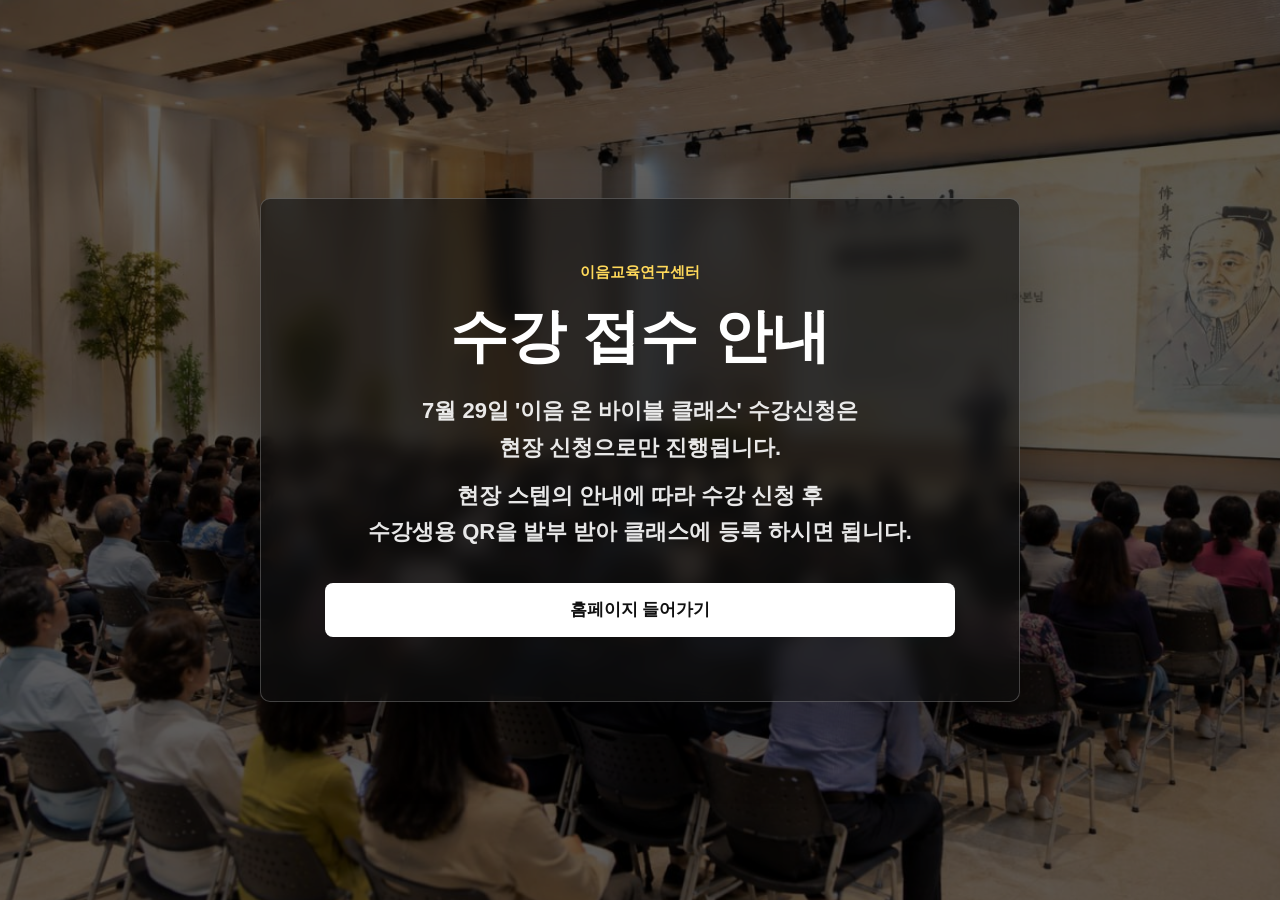
<file: index.html>
﻿<!doctype html>
<html lang="ko">
<head>
  <meta charset="utf-8">
  <meta name="viewport" content="width=device-width, initial-scale=1">
  <title>이음교육연구센터 | 수강 접수 안내</title>
  <meta name="description" content="이음 온 바이블 클래스 수강 접수 안내 페이지입니다.">
  <link rel="stylesheet" href="assets/css/entry.css?v=20260718-1">
</head>
<body>
  <main>
    <section class="entry" aria-label="수강 접수 안내">
      <p class="brand">이음교육연구센터</p>
      <h1>수강 접수 안내</h1>
      <p class="entry-copy">7월 29일 '이음 온 바이블 클래스' 수강신청은<br>현장 신청으로만 진행됩니다.</p>
      <p class="entry-copy">현장 스텝의 안내에 따라 수강 신청 후<br>수강생용 QR을 발부 받아 클래스에 등록 하시면 됩니다.</p>
      <div class="actions">
        <a href="home.html">홈페이지 들어가기</a>
      </div>
    </section>
  </main>
</body>
</html>
</file>
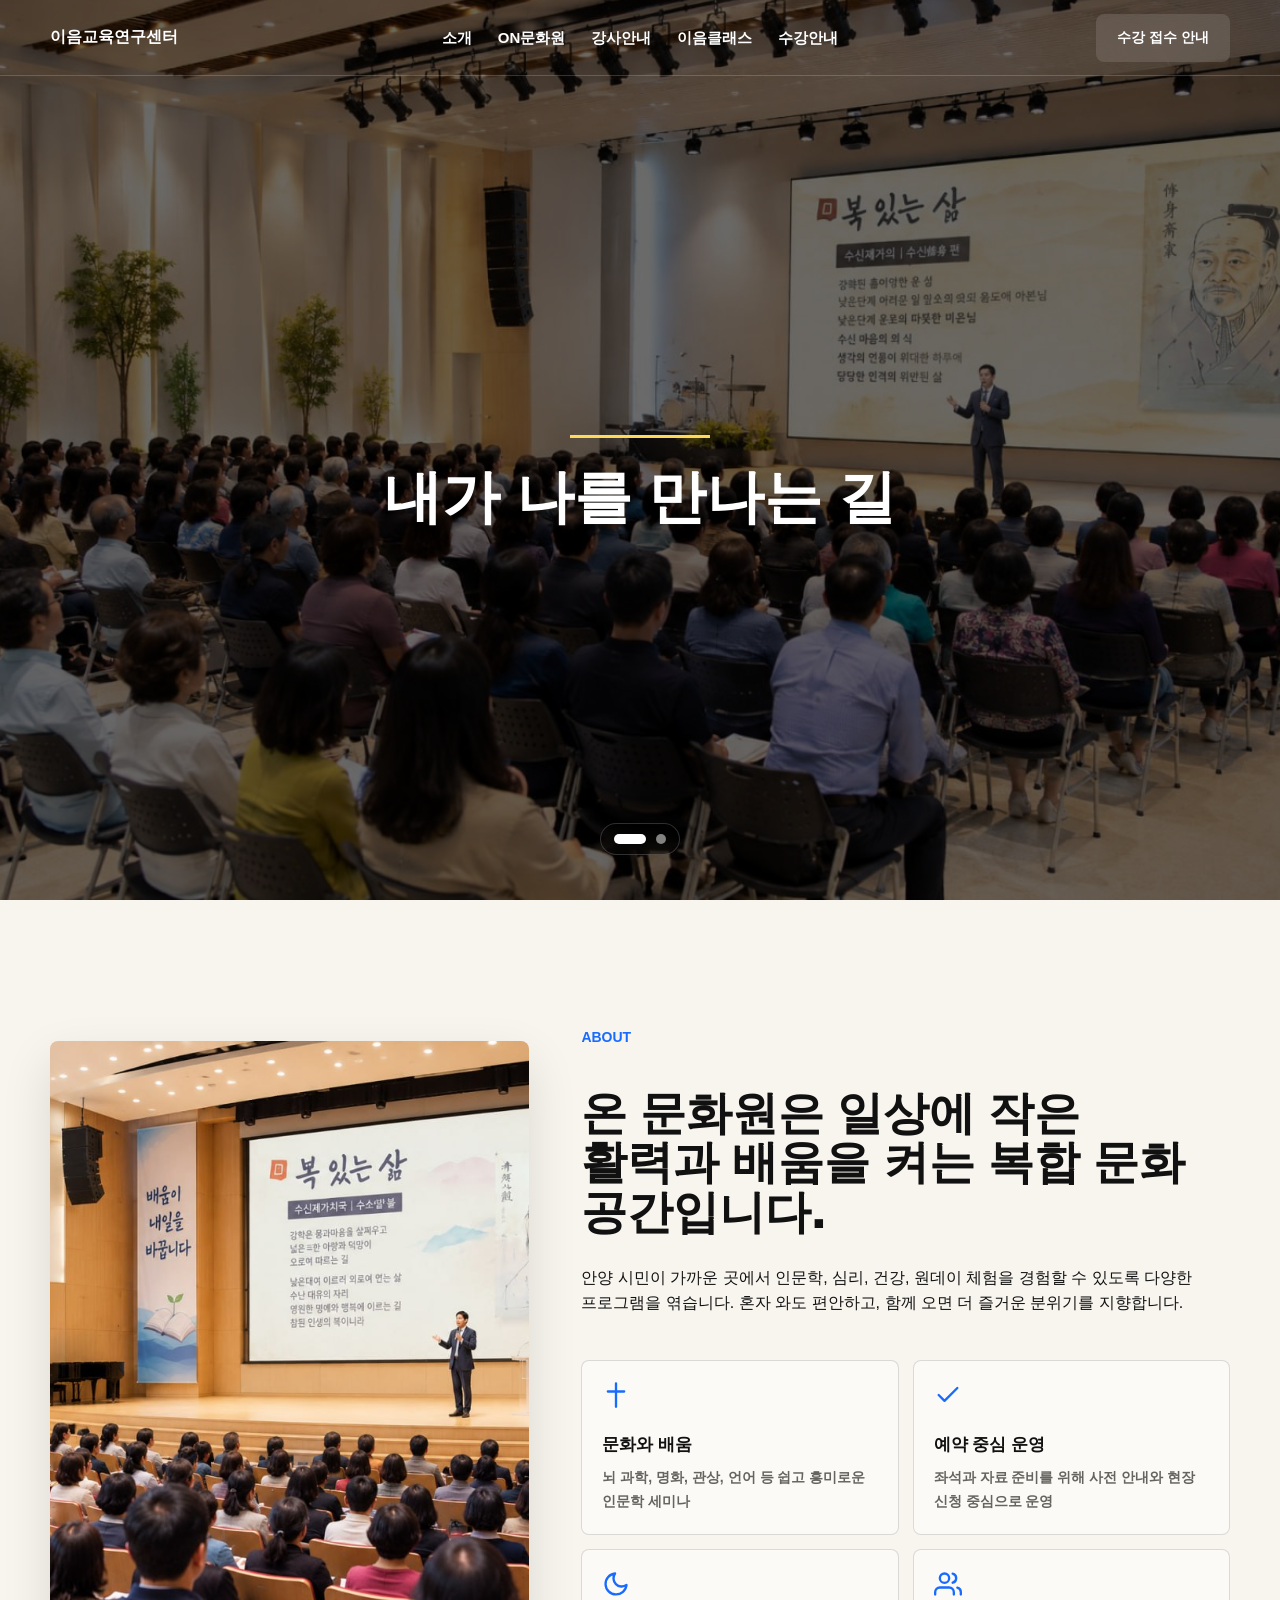
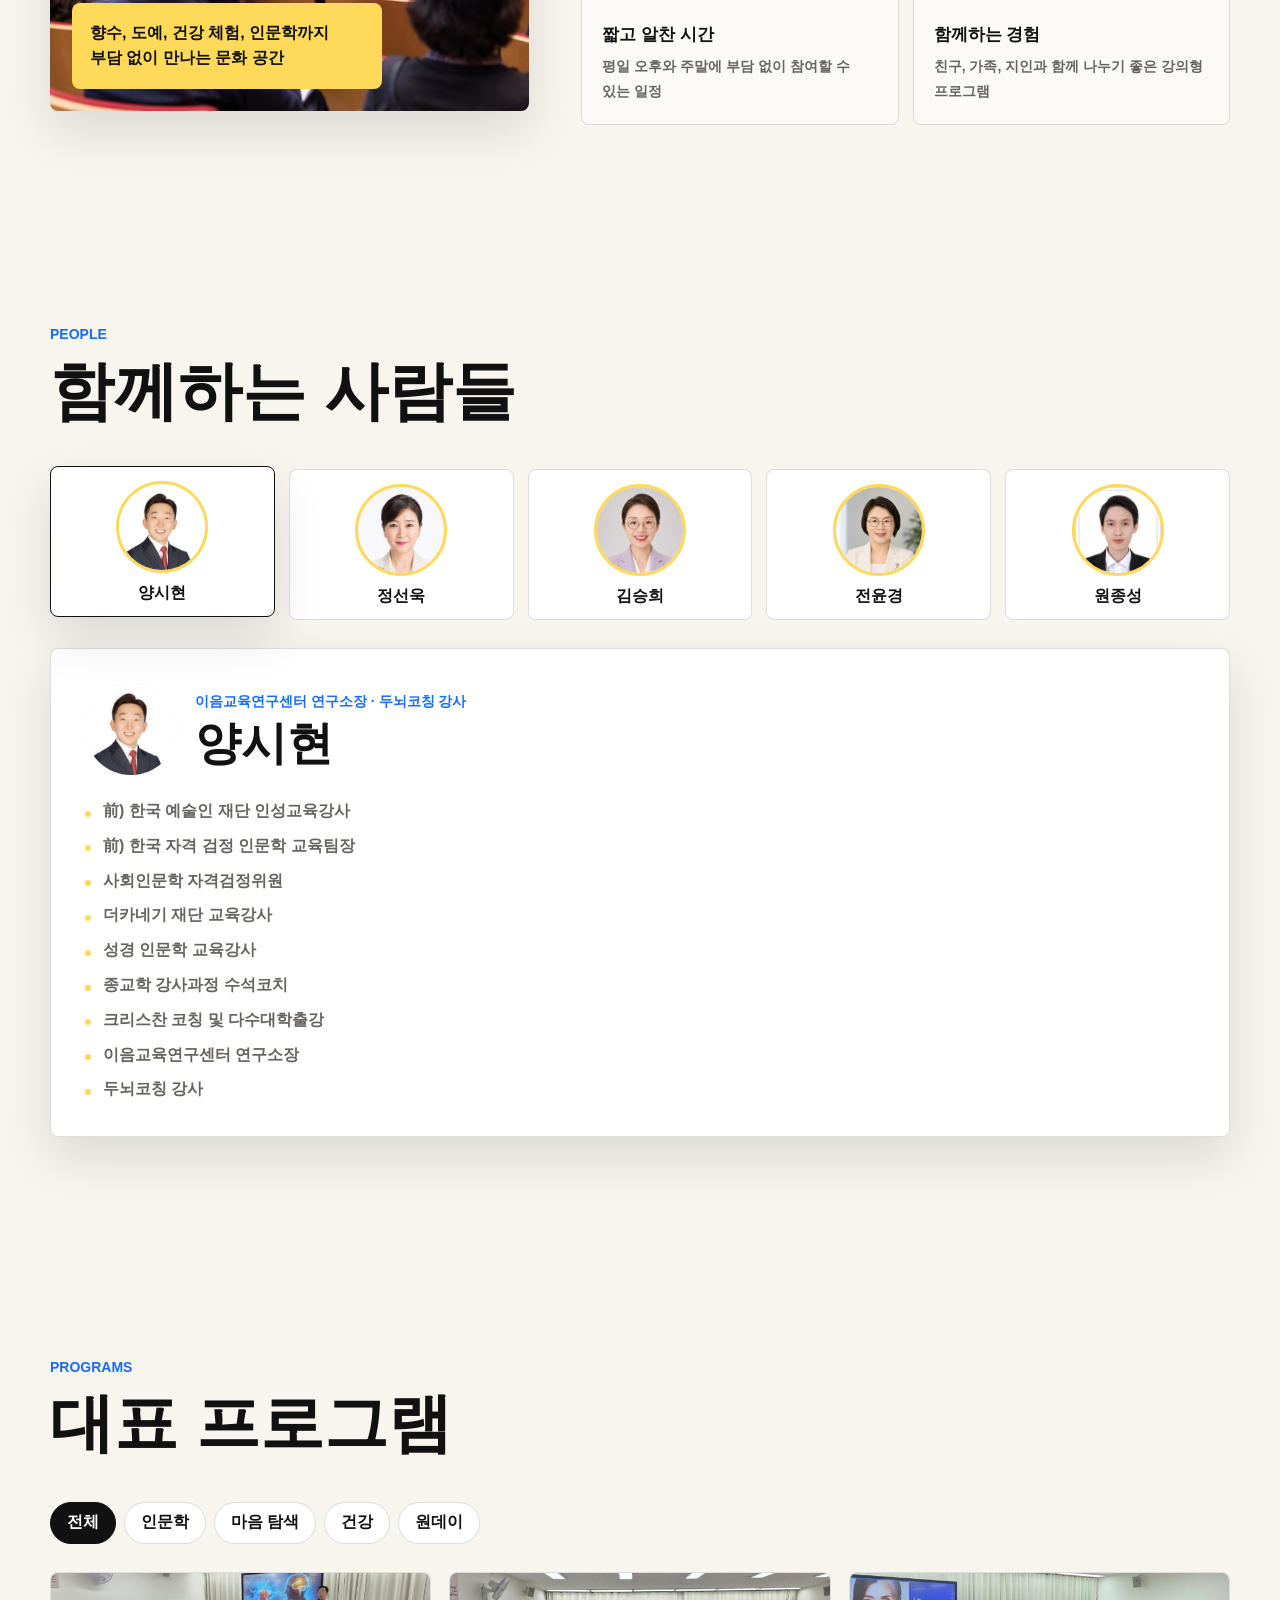
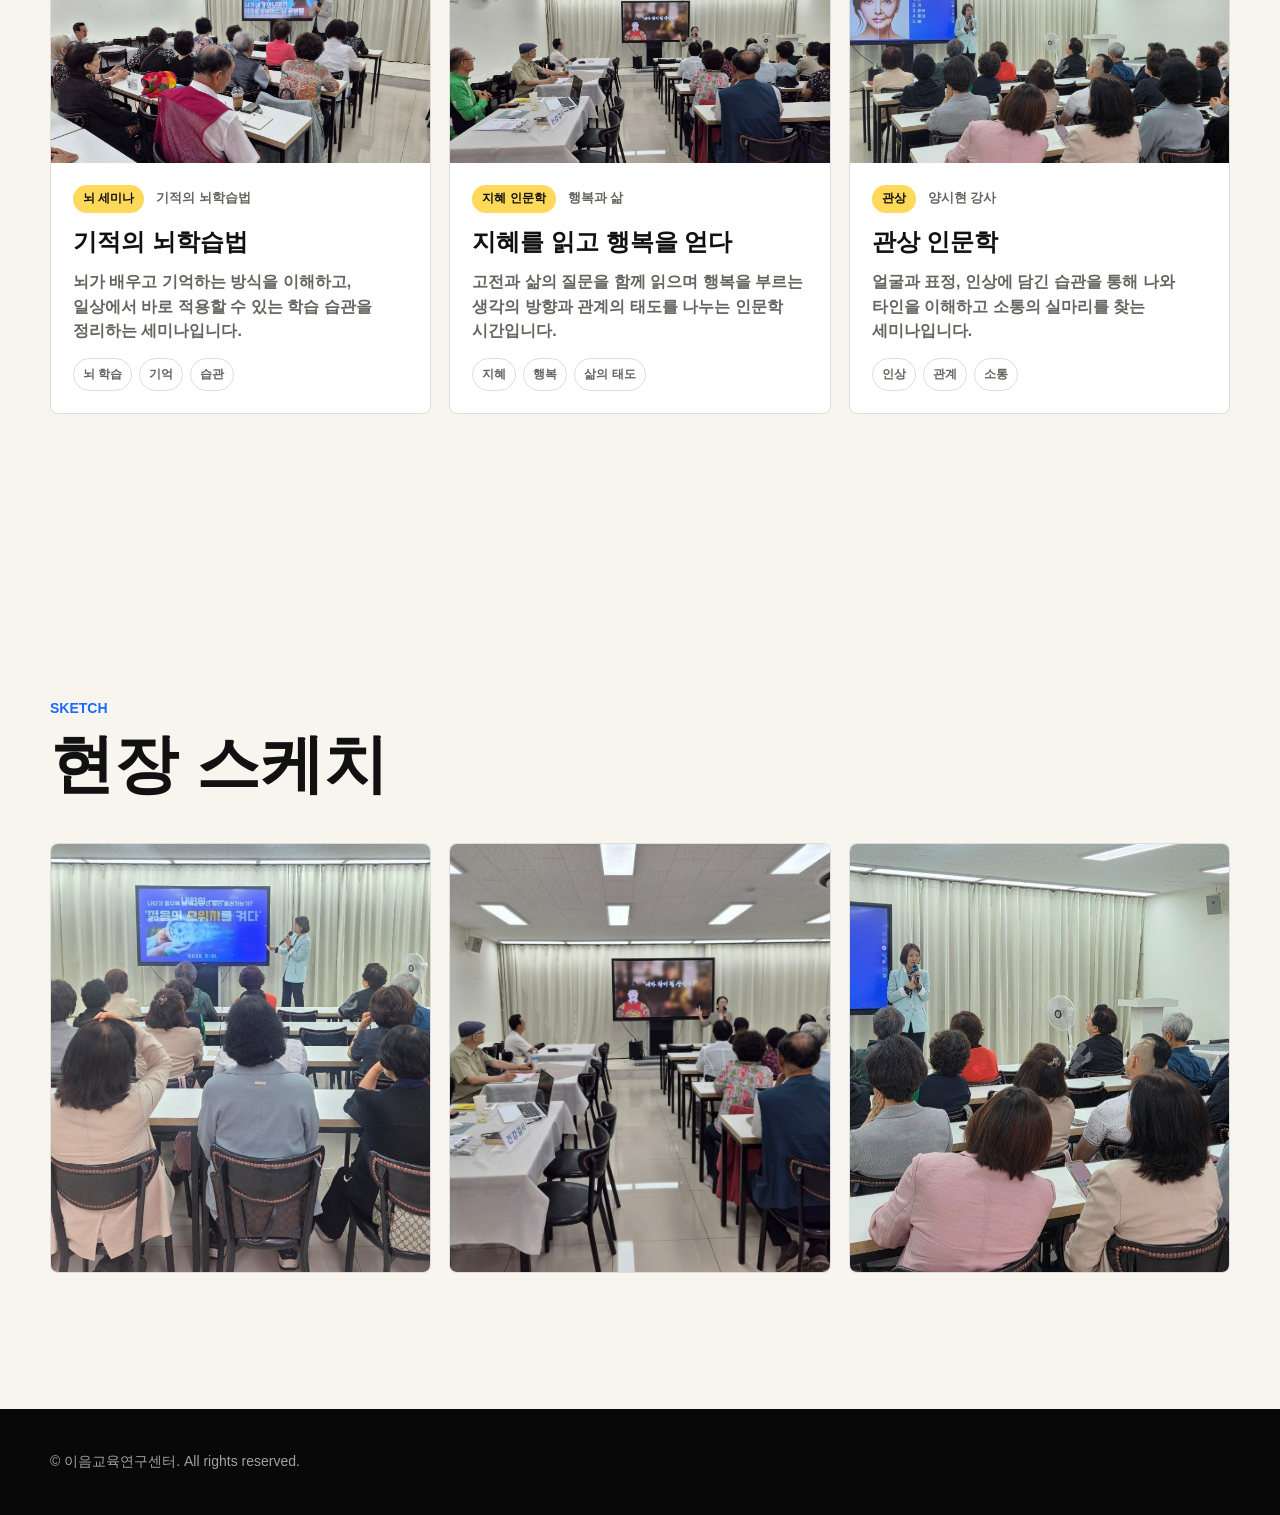
<file: home.html>
<!doctype html>
<html lang="ko">
<head>
  <meta charset="utf-8">
  <meta name="viewport" content="width=device-width, initial-scale=1">
  <title>이음교육연구센터 | 일상 가까이의 문화와 배움</title>
  <meta name="description" content="안양에서 만나는 인문학, 심리, 건강, 원데이 체험 프로그램. 이음교육연구센터.">
  <link rel="stylesheet" href="assets/css/site.css?v=20260718-21">
</head>
<body>
  <header class="site-header" data-header>
    <div class="nav-shell">
      <a class="brand" href="#home" aria-label="이음교육연구센터 home">
        <span>이음교육연구센터</span>
      </a>

      <nav class="nav-links" aria-label="주요 메뉴">
        <a href="#home">소개</a>
        <a href="#about">ON문화원</a>
        <a href="#instructors">강사안내</a>
    <a href="#programs">이음클래스</a>
        <a href="#gallery">수강안내</a>
      </nav>

            <div class="nav-actions"><a class="btn nav-apply" href="index.html">수강 접수 안내</a></div>

      <button class="menu-toggle" type="button" aria-label="메뉴 열기" aria-expanded="false" data-menu-toggle>
        <svg viewBox="0 0 24 24" aria-hidden="true"><path d="M4 7h16M4 12h16M4 17h16"></path></svg>
      </button>
    </div>
  </header>

  <nav class="mobile-panel" aria-label="모바일 메뉴" data-mobile-panel>
    <a href="#home">소개</a>
    <a href="#about">ON문화원</a>
    <a href="#instructors">강사안내</a>
    <a href="#programs">이음클래스</a>
    <a href="#gallery">수강안내</a>
    <a href="index.html">수강 접수 안내</a>
  </nav>

  <main>
    <section class="hero" id="home">
      <div class="hero-slider" aria-hidden="true">
        <div class="hero-slide is-active"><img src="assets/img/visual-01.jpg" alt=""></div>
        <div class="hero-slide"><img src="assets/img/visual-05.jpg" alt=""></div>
      </div>
      <div class="hero-inner">
        <span class="hero-line" aria-hidden="true"></span>
        <h1>내가 나를 만나는 길</h1>
      </div>
      <ol class="hero-pagination" aria-label="비주얼 이미지 목록">
        <li><button class="is-active" type="button" aria-label="1번째 비주얼 보기" data-hero-dot="0"></button></li>
        <li><button type="button" aria-label="2번째 비주얼 보기" data-hero-dot="1"></button></li>
      </ol>
    </section>

    <section class="section" id="about">
      <div class="container about-grid">
        <div class="about-image">
          <img src="assets/img/visual-04.jpg" alt="강연장에서 진행되는 교육 프로그램 풍경">
          <div class="about-note">향수, 도예, 건강 체험, 인문학까지 부담 없이 만나는 문화 공간</div>
        </div>
        <div class="about-copy">
          <p class="section-label">ABOUT</p>
          <h2 class="section-title">온 문화원은 일상에 작은 활력과 배움을 켜는 복합 문화 공간입니다.</h2>
          <p class="about-text">안양 시민이 가까운 곳에서 인문학, 심리, 건강, 원데이 체험을 경험할 수 있도록 다양한 프로그램을 엮습니다. 혼자 와도 편안하고, 함께 오면 더 즐거운 분위기를 지향합니다.</p>
          <div class="about-points">
            <div class="point">
              <svg viewBox="0 0 24 24" aria-hidden="true"><path d="M12 2v20M5 9h14"></path></svg>
              <strong>문화와 배움</strong>
              <span>뇌 과학, 명화, 관상, 언어 등 쉽고 흥미로운 인문학 세미나</span>
            </div>
            <div class="point">
              <svg viewBox="0 0 24 24" aria-hidden="true"><path d="M20 6 9 17l-5-5"></path></svg>
              <strong>예약 중심 운영</strong>
              <span>좌석과 자료 준비를 위해 사전 안내와 현장 신청 중심으로 운영</span>
            </div>
            <div class="point">
              <svg viewBox="0 0 24 24" aria-hidden="true"><path d="M21 12.79A9 9 0 1 1 11.21 3 7 7 0 0 0 21 12.79z"></path></svg>
              <strong>짧고 알찬 시간</strong>
              <span>평일 오후와 주말에 부담 없이 참여할 수 있는 일정</span>
            </div>
            <div class="point">
              <svg viewBox="0 0 24 24" aria-hidden="true"><path d="M17 21v-2a4 4 0 0 0-4-4H5a4 4 0 0 0-4 4v2"></path><circle cx="9" cy="7" r="4"></circle><path d="M23 21v-2a4 4 0 0 0-3-3.87"></path><path d="M16 3.13a4 4 0 0 1 0 7.75"></path></svg>
              <strong>함께하는 경험</strong>
              <span>친구, 가족, 지인과 함께 나누기 좋은 강의형 프로그램</span>
            </div>
          </div>
        </div>
      </div>
    </section>

    <section class="section instructor-section" id="instructors">
      <div class="container">
        <div class="section-head">
          <div>
            <p class="section-label">PEOPLE</p>
            <h2 class="section-title">함께하는 사람들</h2>
          </div>
        </div>

        <div class="instructor-shell">
          <div class="instructor-list" role="tablist" aria-label="강사진 목록">
            <button class="instructor-tab is-active" type="button" role="tab" aria-selected="true" data-instructor="yang">
              <span class="instructor-avatar"><img src="assets/img/people/instructor-yang-sihyun.png" alt="양시현"></span>
              <strong>양시현</strong>
            </button>
            <button class="instructor-tab" type="button" role="tab" aria-selected="false" data-instructor="jung">
              <span class="instructor-avatar"><img src="assets/img/people/instructor-jung-sunwook.png" alt="정선욱"></span>
              <strong>정선욱</strong>
            </button>
            <button class="instructor-tab" type="button" role="tab" aria-selected="false" data-instructor="kim">
              <span class="instructor-avatar"><img src="assets/img/people/instructor-kim-seunghee.png" alt="김승희"></span>
              <strong>김승희</strong>
            </button>
            <button class="instructor-tab" type="button" role="tab" aria-selected="false" data-instructor="jeon">
              <span class="instructor-avatar"><img src="assets/img/people/instructor-jeon-yunkyung.png" alt="전윤경"></span>
              <strong>전윤경</strong>
            </button>
            <button class="instructor-tab" type="button" role="tab" aria-selected="false" data-instructor="won">
              <span class="instructor-avatar"><img src="assets/img/people/instructor-won-jongsung.png" alt="원종성"></span>
              <strong>원종성</strong>
            </button>
          </div>

          <div class="instructor-detail" data-instructor-detail>
            <article class="instructor-panel is-active" data-instructor-panel="yang">
              <div class="instructor-panel-head">
                <img src="assets/img/people/instructor-yang-sihyun.png" alt="양시현">
                <div>
                  <p>이음교육연구센터 연구소장 · 두뇌코칭 강사</p>
                  <h3>양시현</h3>
                </div>
              </div>
              <ul>
                <li>前) 한국 예술인 재단 인성교육강사</li>
                <li>前) 한국 자격 검정 인문학 교육팀장</li>
                <li>사회인문학 자격검정위원</li>
                <li>더카네기 재단 교육강사</li>
                <li>성경 인문학 교육강사</li>
                <li>종교학 강사과정 수석코치</li>
                <li>크리스찬 코칭 및 다수대학출강</li>
                <li>이음교육연구센터 연구소장</li>
                <li>두뇌코칭 강사</li>
              </ul>
            </article>

            <article class="instructor-panel" data-instructor-panel="jung" hidden>
              <div class="instructor-panel-head">
                <img src="assets/img/people/instructor-jung-sunwook.png" alt="정선욱">
                <div>
                  <p>비전코칭 · 자기성장 프로그램</p>
                  <h3>정선욱</h3>
                </div>
              </div>
              <ul>
                <li>비전코칭 및 자기성장 프로그램 기획·운영</li>
                <li>대학 및 청년대상 진로·목표설정 전문상담</li>
                <li>직장인 대상 커리어 설계 및 동기부여 강의</li>
                <li>개인 1:1 코칭 및 그룹코칭 운영</li>
                <li>크리스찬 코칭 전문상담 진행</li>
              </ul>
            </article>

            <article class="instructor-panel" data-instructor-panel="kim" hidden>
              <div class="instructor-panel-head">
                <img src="assets/img/people/instructor-kim-seunghee.png" alt="김승희">
                <div>
                  <p>북테라피 전문강사 · 이음교육연구센터 연구진</p>
                  <h3>김승희</h3>
                </div>
              </div>
              <ul>
                <li>한마음 심리상담소 상담사 (부부클리닉, 자녀상담, 청소년상담)</li>
                <li>기독교TV 방송작가 (부부상담, 건강클리닉)</li>
                <li>방송문화아카데미 (인문학, 종교학, 방송학)</li>
                <li>현) 북테라피 전문강사</li>
                <li>현) 이음교육연구센터 연구진</li>
              </ul>
            </article>

            <article class="instructor-panel" data-instructor-panel="jeon" hidden>
              <div class="instructor-panel-head">
                <img src="assets/img/people/instructor-jeon-yunkyung.png" alt="전윤경">
                <div>
                  <p>심리상담 · 힐링테라피</p>
                  <h3>전윤경</h3>
                </div>
              </div>
              <ul>
                <li>기독교 상담학전공</li>
                <li>가족소통 심리상담사</li>
                <li>리더쉽 코칭사</li>
                <li>힐링테라피 강사</li>
                <li>이음교육연구센터 연구진</li>
              </ul>
            </article>

            <article class="instructor-panel" data-instructor-panel="won" hidden>
              <div class="instructor-panel-head">
                <img src="assets/img/people/instructor-won-jongsung.png" alt="원종성">
                <div>
                  <p>문화예술기획 · 심리정서 코칭</p>
                  <h3>원종성</h3>
                </div>
              </div>
              <ul>
                <li>(주)문화예술기획 PD</li>
                <li>한국공연예술문화 협회 기획</li>
                <li>심리·정서 상담 및 개인 코칭 운영</li>
                <li>대인관계·의사소통 상담</li>
                <li>자기이해 및 마음 회복 프로그램 진행</li>
              </ul>
            </article>
          </div>
        </div>
      </div>
    </section>
    <section class="section" id="programs">
      <div class="container">
        <div class="section-head">
          <div>
            <p class="section-label">PROGRAMS</p>
            <h2 class="section-title">대표 프로그램</h2>
          </div>
        </div>

        <div class="tabs" role="tablist" aria-label="프로그램 필터">
          <button class="tab" type="button" role="tab" aria-selected="true" data-filter="all">전체</button>
          <button class="tab" type="button" role="tab" aria-selected="false" data-filter="humanities">인문학</button>
          <button class="tab" type="button" role="tab" aria-selected="false" data-filter="mind">마음 탐색</button>
          <button class="tab" type="button" role="tab" aria-selected="false" data-filter="health">건강</button>
          <button class="tab" type="button" role="tab" aria-selected="false" data-filter="oneday">원데이</button>
        </div>

        <div class="program-carousel" data-program-carousel>
          <div class="program-grid" data-program-grid>
            <article class="program-card is-program-visible" data-category="humanities">
              <div class="program-media"><img src="assets/img/seminar-brain.jpg" alt="뇌 학습 세미나를 듣는 수강생들"></div>
              <div class="program-body">
                <div class="program-meta"><span class="chip">뇌 세미나</span><span>기적의 뇌학습법</span></div>
                <h3>기적의 뇌학습법</h3>
                <p>뇌가 배우고 기억하는 방식을 이해하고, 일상에서 바로 적용할 수 있는 학습 습관을 정리하는 세미나입니다.</p>
                <div class="program-tags"><span>뇌 학습</span><span>기억</span><span>습관</span></div>
              </div>
            </article>
            <article class="program-card is-program-visible" data-category="humanities mind">
              <div class="program-media"><img src="assets/img/seminar-wisdom.jpg" alt="지혜 인문학 강의를 듣는 수강생들"></div>
              <div class="program-body">
                <div class="program-meta"><span class="chip">지혜 인문학</span><span>행복과 삶</span></div>
                <h3>지혜를 읽고 행복을 얻다</h3>
                <p>고전과 삶의 질문을 함께 읽으며 행복을 부르는 생각의 방향과 관계의 태도를 나누는 인문학 시간입니다.</p>
                <div class="program-tags"><span>지혜</span><span>행복</span><span>삶의 태도</span></div>
              </div>
            </article>
            <article class="program-card is-program-visible" data-category="humanities mind">
              <div class="program-media"><img src="assets/img/seminar-face.jpg" alt="관상 세미나 현장 강의 모습"></div>
              <div class="program-body">
                <div class="program-meta"><span class="chip">관상</span><span>양시현 강사</span></div>
                <h3>관상 인문학</h3>
                <p>얼굴과 표정, 인상에 담긴 습관을 통해 나와 타인을 이해하고 소통의 실마리를 찾는 세미나입니다.</p>
                <div class="program-tags"><span>인상</span><span>관계</span><span>소통</span></div>
              </div>
            </article>
            <article class="program-card" data-category="humanities" hidden>
              <div class="program-media"><img src="assets/img/seminar-bible.jpg" alt="성경 인문학 강의가 진행되는 공간"></div>
              <div class="program-body">
                <div class="program-meta"><span class="chip">성경 인문학</span><span>내가 나를 만나는 길</span></div>
                <h3>내가 나를 만나는 길</h3>
                <p>성경 속 이야기와 인문학적 질문을 통해 나를 돌아보고 삶의 방향을 차분히 정리하는 클래스입니다.</p>
                <div class="program-tags"><span>성경</span><span>자기이해</span><span>인문학</span></div>
              </div>
            </article>
            <article class="program-card" data-category="health" hidden>
              <div class="program-media"><img src="assets/img/seminar-health.jpg" alt="건강 세미나에서 몸의 신호를 배우는 모습"></div>
              <div class="program-body">
                <div class="program-meta"><span class="chip">건강</span><span>발 반사구</span></div>
                <h3>몸을 깨우는 건강 세미나</h3>
                <p>발과 몸의 신호를 살피며 일상에서 실천할 수 있는 순환과 회복의 건강 습관을 배웁니다.</p>
                <div class="program-tags"><span>발 건강</span><span>순환</span><span>생활 건강</span></div>
              </div>
            </article>
            <article class="program-card" data-category="oneday mind" hidden>
              <div class="program-media"><img src="assets/img/seminar-community.jpg" alt="소규모 강의형 프로그램에 참여한 수강생들"></div>
              <div class="program-body">
                <div class="program-meta"><span class="chip">이음 클래스</span><span>소규모 세미나</span></div>
                <h3>행복을 부르는 궁극의 지혜</h3>
                <p>참여자와 가까이 소통하며 배움의 내용을 일상으로 이어가는 소규모 강의형 프로그램입니다.</p>
                <div class="program-tags"><span>소통</span><span>배움</span><span>공감</span></div>
              </div>
            </article>
          </div>
        </div>
      </div>
    </section>

    <section class="section compact" id="gallery">
      <div class="container">
        <div class="section-head">
          <div>
            <p class="section-label">SKETCH</p>
            <h2 class="section-title">현장 스케치</h2>
          </div>
        </div>
        <div class="program-grid sketch-grid" data-gallery-grid>
          <article class="program-card sketch-card is-program-visible is-gallery-visible" data-gallery-item>
            <div class="program-media"><img src="assets/img/seminar-class.jpg" alt="수강생들이 강의를 듣는 실제 세미나 현장"></div>
          </article>
          <article class="program-card sketch-card is-program-visible is-gallery-visible" data-gallery-item>
            <div class="program-media"><img src="assets/img/seminar-wisdom.jpg" alt="지혜 인문학 강의가 진행되는 현장"></div>
          </article>
          <article class="program-card sketch-card is-program-visible is-gallery-visible" data-gallery-item>
            <div class="program-media"><img src="assets/img/seminar-face.jpg" alt="관상 세미나를 듣는 수강생들"></div>
          </article>
          <article class="program-card sketch-card is-program-visible" data-gallery-item hidden>
            <div class="program-media"><img src="assets/img/seminar-health.jpg" alt="건강 세미나 강의 현장"></div>
          </article>
          <article class="program-card sketch-card is-program-visible" data-gallery-item hidden>
            <div class="program-media"><img src="assets/img/seminar-community.jpg" alt="함께 듣고 나누는 소규모 클래스 현장"></div>
          </article>
        </div>
      </div>
    </section>
  </main>

  <footer class="footer">
    <div class="footer-inner">
      <div>© 이음교육연구센터. All rights reserved.</div>
    </div>
  </footer>
  <script src="assets/js/site.js?v=20260718-21"></script>
</body>
</html>
</file>
<file: assets/css/entry.css>
﻿:root {
      --ink: #111111;
      --paper: #f8f5ef;
      --white: #ffffff;
      --yellow: #ffd95a;
      --blue: #176bff;
      font-family: Pretendard, "Noto Sans KR", "Apple SD Gothic Neo", "Malgun Gothic", Arial, sans-serif;
    }

    * {
      box-sizing: border-box;
    }

    body {
      margin: 0;
      min-height: 100vh;
      color: var(--white);
      background: #181818;
      word-break: keep-all;
    }

    body::before {
      content: "";
      position: fixed;
      inset: 0;
      z-index: -2;
      background-image: url("../img/visual-01.jpg");
      background-position: center;
      background-size: cover;
      transform: scale(1.02);
    }

    body::after {
      content: "";
      position: fixed;
      inset: 0;
      z-index: -1;
      background: rgba(0, 0, 0, 0.62);
    }

    main {
      min-height: 100vh;
      display: grid;
      place-items: center;
      padding: 32px;
    }

    .entry {
      width: min(100%, 760px);
      padding: clamp(36px, 7vw, 64px);
      border: 1px solid rgba(255, 255, 255, 0.22);
      border-radius: 10px;
      background: rgba(17, 17, 17, 0.62);
      box-shadow: 0 28px 70px rgba(0, 0, 0, 0.32);
      text-align: center;
      backdrop-filter: blur(10px);
    }

    .brand {
      margin: 0 0 22px;
      color: var(--yellow);
      font-size: 15px;
      font-weight: 900;
      letter-spacing: 0;
    }

    h1 {
      margin: 0 0 24px;
      font-size: clamp(36px, 6vw, 58px);
      line-height: 1.12;
      letter-spacing: 0;
      font-weight: 950;
    }

    .entry-copy {
      max-width: 610px;
      margin: 0 auto 12px;
      color: rgba(255, 255, 255, 0.9);
      font-size: clamp(17px, 2.4vw, 22px);
      line-height: 1.65;
      font-weight: 750;
    }

    .actions {
      display: grid;
      gap: 12px;
      margin-top: 32px;
    }

    a {
      display: inline-flex;
      align-items: center;
      justify-content: center;
      min-height: 54px;
      padding: 0 22px;
      border-radius: 8px;
      color: var(--ink);
      background: var(--white);
      font-size: 17px;
      font-weight: 900;
      text-decoration: none;
      transition: transform 160ms ease, background 160ms ease;
    }

    a:hover {
      transform: translateY(-2px);
      background: var(--yellow);
    }

    @media (max-width: 520px) {
      main {
        padding: 18px;
      }

      .entry {
        padding: 34px 22px;
      }

      .entry-copy br {
        display: none;
      }
    }
</file>
<file: assets/css/site.css>
:root {
      --ink: #111111;
      --paper: #f8f5ef;
      --white: #ffffff;
      --blue: #176bff;
      --blue-dark: #0e45a6;
      --green: #3e8f68;
      --yellow: #ffd95a;
      --coral: #ff6b5e;
      --line: rgba(17, 17, 17, 0.14);
      --muted: #66645f;
      --shadow: 0 20px 50px rgba(17, 17, 17, 0.12);
      --radius: 8px;
      --max: 1180px;
      --header: 76px;
      font-family: Pretendard, "Noto Sans KR", "Apple SD Gothic Neo", "Malgun Gothic", Arial, sans-serif;
    }

    * {
      box-sizing: border-box;
    }

    html {
      scroll-behavior: smooth;
    }

    body {
      margin: 0;
      color: var(--ink);
      background: var(--paper);
      line-height: 1.55;
      word-break: keep-all;
      overflow-wrap: anywhere;
    }

    body.is-menu-open {
      overflow: hidden;
    }

    img {
      display: block;
      width: 100%;
      height: 100%;
      object-fit: cover;
    }

    a {
      color: inherit;
      text-decoration: none;
    }

    .sr-only {
      position: absolute;
      width: 1px;
      height: 1px;
      padding: 0;
      margin: -1px;
      overflow: hidden;
      clip: rect(0, 0, 0, 0);
      white-space: nowrap;
      border: 0;
    }

    button {
      font: inherit;
    }

    .site-header {
      position: fixed;
      inset: 0 0 auto;
      z-index: 20;
      height: var(--header);
      border-bottom: 1px solid rgba(255, 255, 255, 0.18);
      color: var(--white);
      transition: background 180ms ease, color 180ms ease, border-color 180ms ease;
    }

    .site-header.is-scrolled,
    .site-header.is-open {
      color: var(--ink);
      background: rgba(248, 245, 239, 0.95);
      border-bottom-color: var(--line);
      backdrop-filter: blur(16px);
    }

    .nav-shell {
      width: min(var(--max), calc(100% - 40px));
      height: 100%;
      margin: 0 auto;
      display: grid;
      grid-template-columns: 1fr auto 1fr;
      align-items: center;
      gap: 24px;
    }

    .brand {
      display: inline-flex;
      align-items: center;
      gap: 0;
      font-weight: 900;
      letter-spacing: 0;
      min-width: 150px;
      grid-column: 1;
      justify-self: start;
    }

    .nav-links {
      display: flex;
      align-items: center;
      justify-content: center;
      gap: 26px;
      font-size: 15px;
      font-weight: 700;
      grid-column: 2;
    }

    .nav-actions {
      display: flex;
      align-items: center;
      justify-content: flex-end;
      gap: 10px;
      grid-column: 3;
      justify-self: end;
    }

    .nav-apply {
      min-height: 44px;
      padding: 0 18px;
      border-color: currentColor;
      background: rgba(255, 255, 255, 0.12);
      color: inherit;
      font-size: 14px;
      backdrop-filter: blur(10px);
    }

    .site-header.is-scrolled .nav-apply,
    .site-header.is-open .nav-apply {
      border-color: var(--ink);
      background: var(--ink);
      color: var(--white);
    }

    .icon-button,
    .menu-toggle {
      display: inline-grid;
      place-items: center;
      width: 44px;
      height: 44px;
      border: 1px solid currentColor;
      border-radius: 50%;
      color: inherit;
      background: transparent;
      cursor: pointer;
    }

    .menu-toggle {
      display: none;
      grid-column: 3;
      justify-self: end;
    }

    .btn {
      display: inline-flex;
      align-items: center;
      justify-content: center;
      gap: 10px;
      min-height: 48px;
      padding: 0 20px;
      border: 1px solid transparent;
      border-radius: var(--radius);
      font-weight: 850;
      cursor: pointer;
      transition: transform 160ms ease, box-shadow 160ms ease, background 160ms ease;
      white-space: nowrap;
    }

    .btn:hover {
      transform: translateY(-2px);
    }

    .btn-primary {
      color: var(--white);
      background: var(--blue);
      box-shadow: 0 14px 30px rgba(23, 107, 255, 0.32);
    }

    .btn-dark {
      color: var(--white);
      background: var(--ink);
    }

    .btn-light {
      color: var(--ink);
      background: var(--white);
    }

    .btn-line {
      color: inherit;
      border-color: currentColor;
      background: transparent;
    }

    .hero {
      position: relative;
      min-height: 100svh;
      display: grid;
      align-items: center;
      color: var(--white);
      isolation: isolate;
      overflow: hidden;
      background: #181818;
      scroll-snap-align: start;
    }

    .hero-slider,
    .hero-slide {
      position: absolute;
      inset: 0;
      z-index: -2;
    }

    .hero-slide {
      opacity: 0;
      transition: opacity 900ms ease;
    }

    .hero-slide.is-active {
      opacity: 1;
    }

    .hero::after {
      content: "";
      position: absolute;
      inset: 0;
      z-index: -1;
      background: rgba(0, 0, 0, 0.58);
    }

    .hero-slide img {
      width: 100%;
      height: 100%;
      object-fit: cover;
      object-position: center;
      transform: scale(1.03);
    }

    .hero-inner {
      width: min(var(--max), calc(100% - 40px));
      margin: 0 auto;
      padding: calc(var(--header) + 72px) 0 84px;
      text-align: center;
    }

    .hero-pagination {
      position: absolute;
      left: 50%;
      bottom: clamp(28px, 5vh, 54px);
      z-index: 2;
      display: flex;
      align-items: center;
      justify-content: center;
      gap: 10px;
      margin: 0;
      padding: 10px 13px;
      list-style: none;
      border: 1px solid rgba(255, 255, 255, 0.18);
      border-radius: 999px;
      background: rgba(0, 0, 0, 0.16);
      backdrop-filter: blur(10px);
      transform: translateX(-50%);
    }

    .hero-pagination button {
      display: block;
      width: 10px;
      height: 10px;
      padding: 0;
      border: 0;
      border-radius: 999px;
      background: rgba(255, 255, 255, 0.5);
      cursor: pointer;
      transition: width 260ms ease, background 260ms ease, opacity 260ms ease;
    }

    .hero-pagination button.is-active {
      width: 32px;
      background: var(--white);
      opacity: 1;
    }

    .hero-pagination button:hover,
    .hero-pagination button:focus-visible {
      background: var(--white);
      opacity: 1;
    }

    .hero-line {
      display: block;
      width: clamp(92px, 11vw, 150px);
      height: 3px;
      margin: 0 auto 28px;
      background: var(--yellow);
    }

    h1,
    h2,
    h3,
    p {
      margin-top: 0;
    }

    h1 {
      max-width: 780px;
      margin: 0 auto;
      color: var(--white);
      font-size: clamp(34px, 4.6vw, 58px);
      line-height: 1.08;
      letter-spacing: 0;
      font-weight: 950;
      text-shadow: 0 8px 26px rgba(0, 0, 0, 0.36);
    }

    .hero-copy {
      max-width: 720px;
      margin-bottom: 0;
      font-size: clamp(20px, 2.5vw, 30px);
      color: rgba(255, 255, 255, 0.92);
      font-weight: 850;
      text-shadow: 0 6px 22px rgba(0, 0, 0, 0.45);
    }

    .section {
      min-height: 100svh;
      display: flex;
      align-items: center;
      padding: calc(var(--header) + 48px) 0 72px;
      scroll-snap-align: start;
    }

    .section.compact {
      padding: calc(var(--header) + 48px) 0 72px;
    }
.section.dark {
      color: var(--white);
      background: var(--ink);
    }

    .section.blue {
      color: var(--white);
      background: var(--blue-dark);
    }

    .section.green {
      color: var(--white);
      background: var(--green);
    }

    .container {
      width: min(var(--max), calc(100% - 40px));
      margin: 0 auto;
    }

    .section-head {
      display: grid;
      grid-template-columns: minmax(0, 0.85fr) minmax(280px, 0.5fr);
      gap: 56px;
      align-items: end;
      margin-bottom: 44px;
    }

    .section-label {
      margin-bottom: 12px;
      color: var(--blue);
      font-size: 14px;
      font-weight: 900;
    }

    .dark .section-label,
    .blue .section-label,
    .green .section-label {
      color: var(--yellow);
    }

    .section-title {
      margin-bottom: 0;
      font-size: clamp(34px, 5vw, 64px);
      line-height: 1.05;
      letter-spacing: 0;
      font-weight: 950;
    }

    .section-desc {
      margin-bottom: 0;
      color: var(--muted);
      font-size: 17px;
      font-weight: 650;
    }

    .dark .section-desc,
    .blue .section-desc,
    .green .section-desc {
      color: rgba(255, 255, 255, 0.72);
    }

    .about-grid {
      display: grid;
      grid-template-columns: minmax(280px, 0.85fr) minmax(0, 1.15fr);
      gap: 52px;
      align-items: center;
    }

    .about-image {
      position: relative;
      height: 670px;
      overflow: hidden;
      border-radius: var(--radius);
      box-shadow: var(--shadow);
    }

    .about-image img {
      position: absolute;
      inset: 0;
    }

    .about-note {
      position: absolute;
      left: 22px;
      bottom: 22px;
      width: min(310px, calc(100% - 44px));
      padding: 18px;
      color: var(--ink);
      background: var(--yellow);
      border-radius: var(--radius);
      font-weight: 850;
    }

    .about-copy {
      display: grid;
      gap: 28px;
    }

    .about-copy .section-title {
      font-size: clamp(32px, 3.6vw, 50px);
      line-height: 1.08;
    }

    .quote {
      margin: 0;
      font-size: clamp(28px, 4vw, 48px);
      line-height: 1.16;
      font-weight: 950;
    }

    .about-points {
      display: grid;
      grid-template-columns: repeat(2, minmax(0, 1fr));
      gap: 14px;
    }

    .point {
      min-height: 132px;
      padding: 20px;
      border: 1px solid var(--line);
      border-radius: var(--radius);
      background: rgba(255, 255, 255, 0.52);
    }

    .point svg {
      width: 28px;
      height: 28px;
      margin-bottom: 16px;
      color: var(--blue);
    }

    .point strong {
      display: block;
      margin-bottom: 6px;
      font-size: 17px;
    }

    .point span {
      color: var(--muted);
      font-size: 14px;
      font-weight: 650;
    }


    .instructor-shell {
      display: grid;
      gap: 28px;
      align-items: start;
    }

    .instructor-list {
      display: grid;
      grid-template-columns: repeat(5, minmax(120px, 1fr));
      gap: 14px;
    }

    .instructor-tab {
      display: grid;
      justify-items: center;
      gap: 10px;
      min-height: 146px;
      padding: 14px 10px;
      border: 1px solid var(--line);
      border-radius: var(--radius);
      background: var(--white);
      color: var(--ink);
      cursor: pointer;
      transition: transform 180ms ease, box-shadow 180ms ease, border-color 180ms ease;
    }

    .instructor-tab:hover,
    .instructor-tab.is-active {
      transform: translateY(-3px);
      border-color: var(--ink);
      box-shadow: var(--shadow);
    }

    .instructor-avatar {
      width: 92px;
      height: 92px;
      overflow: hidden;
      border: 3px solid var(--yellow);
      border-radius: 50%;
      background: #eeeeee;
    }

    .instructor-avatar img,
    .instructor-panel-head img {
      width: 100%;
      height: 100%;
      object-fit: cover;
      object-position: center top;
    }

    .instructor-tab strong {
      font-size: 16px;
      line-height: 1.2;
    }
    .instructor-detail {
      min-height: 390px;
      border: 1px solid var(--line);
      border-radius: var(--radius);
      background: var(--white);
      box-shadow: var(--shadow);
    }

    .instructor-detail[hidden] {
      display: none;
    }

    .instructor-panel {
      padding: 34px;
    }

    .instructor-panel[hidden] {
      display: none;
    }

    .instructor-panel-head {
      display: flex;
      align-items: center;
      gap: 18px;
      margin-bottom: 24px;
    }

    .instructor-panel-head img {
      width: 92px;
      height: 92px;
      border-radius: 50%;
      background: #eeeeee;
    }

    .instructor-panel-head p {
      margin-bottom: 6px;
      color: var(--blue);
      font-size: 14px;
      font-weight: 900;
    }

    .instructor-panel-head h3 {
      margin: 0;
      font-size: clamp(30px, 4vw, 46px);
      line-height: 1.05;
    }

    .instructor-panel ul {
      display: grid;
      gap: 10px;
      margin: 0;
      padding: 0;
      list-style: none;
    }

    .instructor-panel li {
      position: relative;
      padding-left: 18px;
      color: var(--muted);
      font-weight: 700;
      line-height: 1.55;
    }

    .instructor-panel li::before {
      content: "";
      position: absolute;
      left: 0;
      top: 0.72em;
      width: 6px;
      height: 6px;
      border-radius: 50%;
      background: var(--yellow);
    }

    .tabs {
      display: flex;
      flex-wrap: wrap;
      gap: 8px;
      margin-bottom: 28px;
    }

    .tab {
      min-height: 42px;
      padding: 0 16px;
      border: 1px solid var(--line);
      border-radius: 999px;
      color: var(--ink);
      background: var(--white);
      font-weight: 850;
      cursor: pointer;
    }

    .tab[aria-selected="true"] {
      color: var(--white);
      border-color: var(--ink);
      background: var(--ink);
    }

    .program-carousel {
      position: relative;
      overflow: visible;
      padding: 0;
    }

    .program-grid {
      display: grid;
      grid-template-columns: repeat(3, minmax(0, 1fr));
      gap: 18px;
    }

    .program-card:not(.is-program-visible) {
      display: none !important;
    }

    .program-grid.is-sliding .program-card:not([hidden]) {
      animation: programCardIn 360ms ease both;
    }

    @keyframes programCardIn {
      from {
        opacity: 0;
        transform: translateX(22px);
      }

      to {
        opacity: 1;
        transform: translateX(0);
      }
    }

    .program-card {
      display: flex;
      min-height: 430px;
      flex-direction: column;
      overflow: hidden;
      border: 1px solid var(--line);
      border-radius: var(--radius);
      background: var(--white);
      transition: transform 180ms ease, box-shadow 180ms ease;
    }

    .program-card:hover {
      transform: translateY(-4px);
      box-shadow: var(--shadow);
    }

    .program-card[hidden] {
      display: none;
    }

    .program-media {
      height: 190px;
      background: #dddddd;
    }

    .program-body {
      display: flex;
      flex: 1;
      flex-direction: column;
      gap: 14px;
      padding: 22px;
    }

    .program-meta {
      display: flex;
      align-items: center;
      justify-content: flex-start;
      gap: 12px;
      min-height: 28px;
      color: var(--muted);
      font-size: 13px;
      font-weight: 850;
    }

    .chip {
      display: inline-flex;
      align-items: center;
      min-height: 28px;
      padding: 0 10px;
      border-radius: 999px;
      color: var(--ink);
      background: var(--yellow);
      font-size: 12px;
      font-weight: 900;
    }

    .program-card h3 {
      margin-bottom: 0;
      font-size: 24px;
      line-height: 1.22;
    }

    .program-card p {
      margin-bottom: 0;
      color: var(--muted);
      font-weight: 600;
    }

    .program-tags {
      display: flex;
      flex-wrap: wrap;
      gap: 7px;
      margin-top: auto;
    }

    .program-tags span {
      padding: 6px 9px;
      border: 1px solid var(--line);
      border-radius: 999px;
      color: var(--muted);
      font-size: 12px;
      font-weight: 800;
    }

    .sketch-grid.is-sliding .sketch-card:not([hidden]) {
      animation: programCardIn 360ms ease both;
    }

    .sketch-card {
      height: 430px;
      min-height: 430px;
      overflow: hidden;
    }

    .sketch-card .program-media {
      flex: 1 1 100%;
      height: 100%;
    }

    .sketch-card .program-body {
      display: none;
    }
    .footer {
      padding: 42px 0;
      color: rgba(255, 255, 255, 0.62);
      background: #080808;
      font-size: 14px;
    }

    .footer-inner {
      width: min(var(--max), calc(100% - 40px));
      margin: 0 auto;
      display: flex;
      justify-content: flex-start;
      gap: 24px;
      flex-wrap: wrap;
    }

    .source-links {
      display: flex;
      flex-wrap: wrap;
      gap: 12px;
    }

    .source-links a {
      text-decoration: underline;
      text-underline-offset: 3px;
    }

    .mobile-panel {
      display: none;
    }

    svg {
      width: 20px;
      height: 20px;
      stroke: currentColor;
      stroke-width: 2;
      fill: none;
      stroke-linecap: round;
      stroke-linejoin: round;
      flex: 0 0 auto;
    }

    @media (max-width: 1020px) {
      .nav-links,
      .nav-actions {
        display: none;
      }

      .menu-toggle {
        display: inline-grid;
      }

      .mobile-panel {
        position: fixed;
        inset: var(--header) 0 auto;
        z-index: 19;
        display: none;
        padding: 22px 20px 28px;
        border-bottom: 1px solid var(--line);
        background: var(--paper);
      }

      .mobile-panel.is-open {
        display: grid;
        gap: 12px;
      }

      .mobile-panel a {
        display: flex;
        align-items: center;
        min-height: 46px;
        border-bottom: 1px solid var(--line);
        font-weight: 850;
      }

      .section-head,
      .about-grid,
      .instructor-shell {
        grid-template-columns: 1fr;
      }



      .program-grid {
        grid-template-columns: repeat(2, minmax(0, 1fr));
      }

      .instructor-list {
        grid-template-columns: repeat(5, minmax(100px, 1fr));
      }

      .instructor-tab {
        min-height: 136px;
      }

      .program-carousel {
        padding-right: 0;
        padding-left: 0;
      }
}

    @media (max-width: 720px) {
      :root {
        --header: 68px;
      }

      .nav-shell,
      .container,
      .hero-inner,
      .footer-inner {
        width: min(100% - 28px, var(--max));
      }

      .brand {
        min-width: auto;
      }

      .hero {
        min-height: 100svh;
      }

      .hero-inner {
        padding-bottom: 30px;
      }

      .hero-pagination {
        bottom: 24px;
        gap: 8px;
      }

      h1 {
        font-size: clamp(32px, 10vw, 48px);
      }



      .about-points,
      .program-grid {
        grid-template-columns: 1fr;
      }

      .instructor-list {
        grid-template-columns: repeat(2, minmax(0, 1fr));
      }

      .instructor-detail {
        min-height: auto;
      }

      .instructor-panel {
        padding: 24px;
      }

      .instructor-panel-head {
        align-items: flex-start;
      }

      .section {
        padding: 76px 0;
      }

      .section.compact {
        padding: 62px 0;
      }

      .section-head {
        gap: 20px;
        margin-bottom: 30px;
      }

      .about-image {
        height: 360px;
      }

      .program-card {
        min-height: auto;
      }
      .sketch-card {
        height: 360px;
        min-height: 360px;
      }
}
</file>
